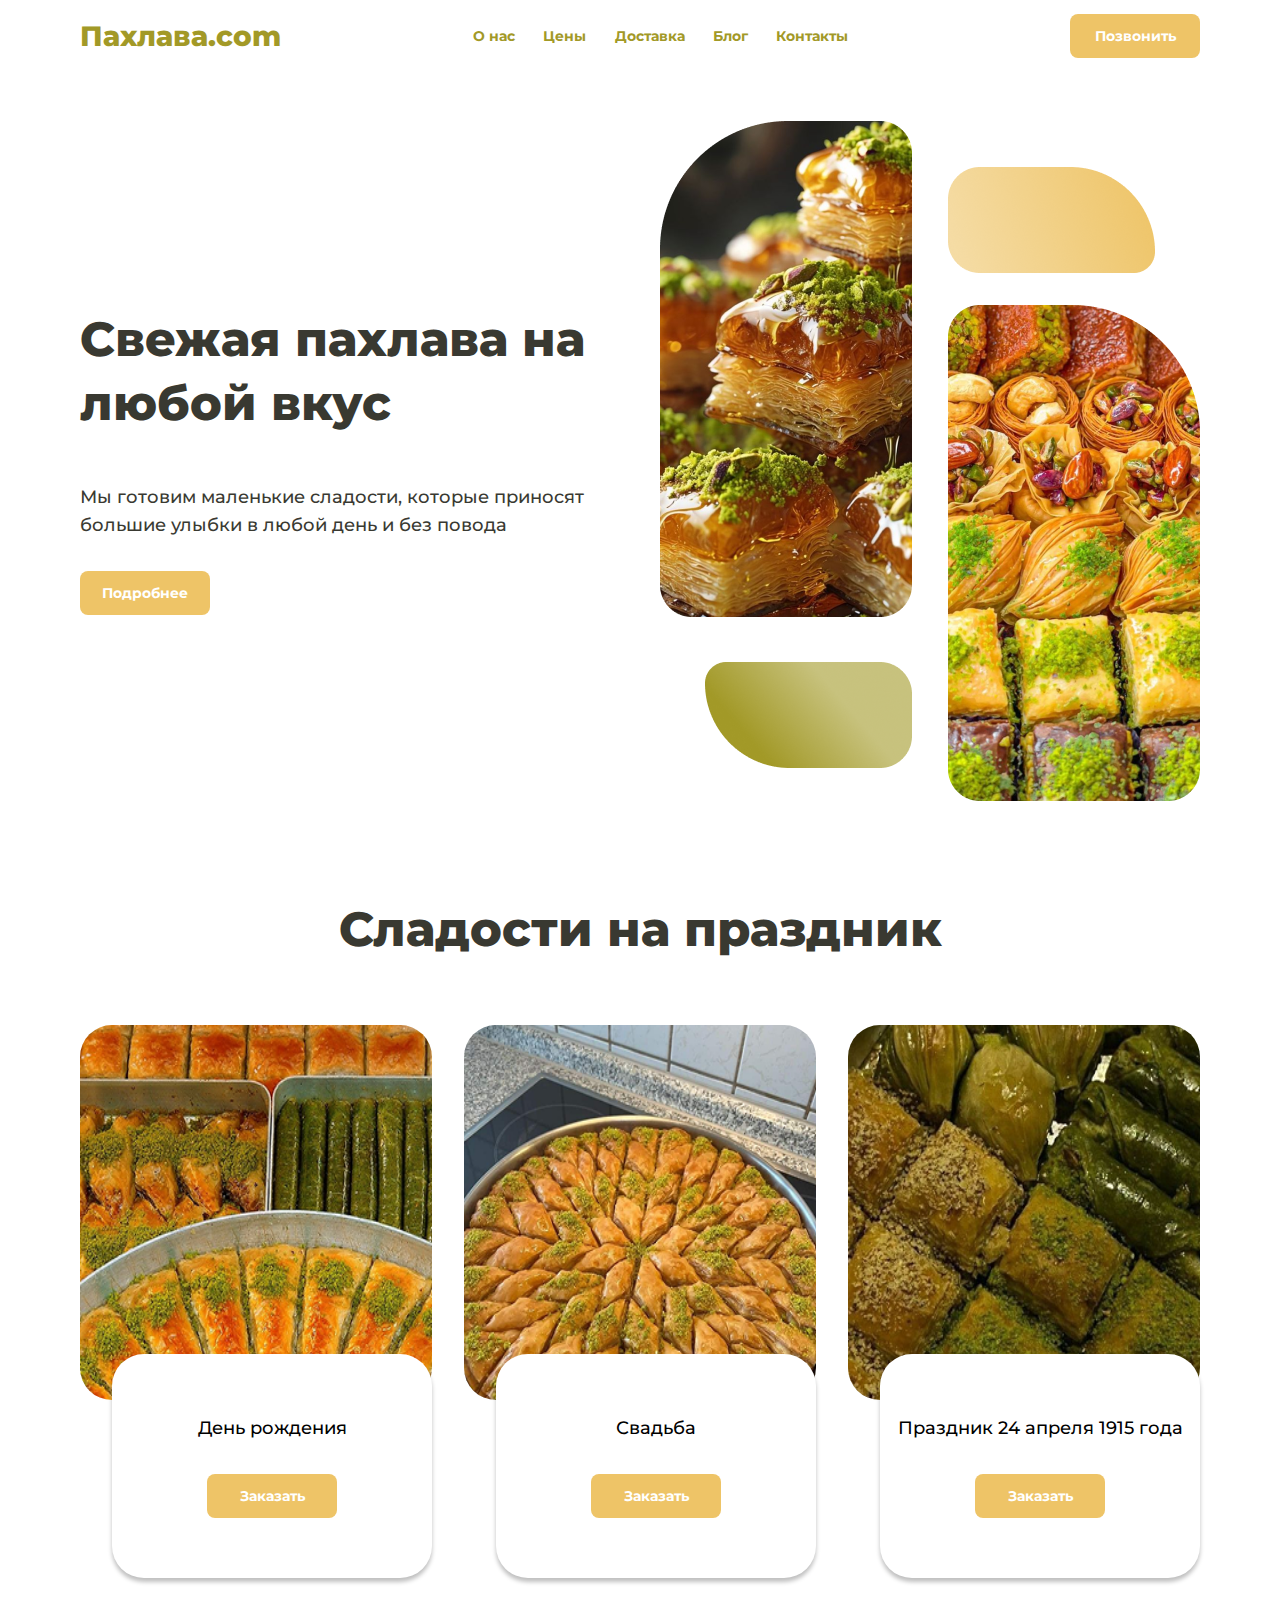
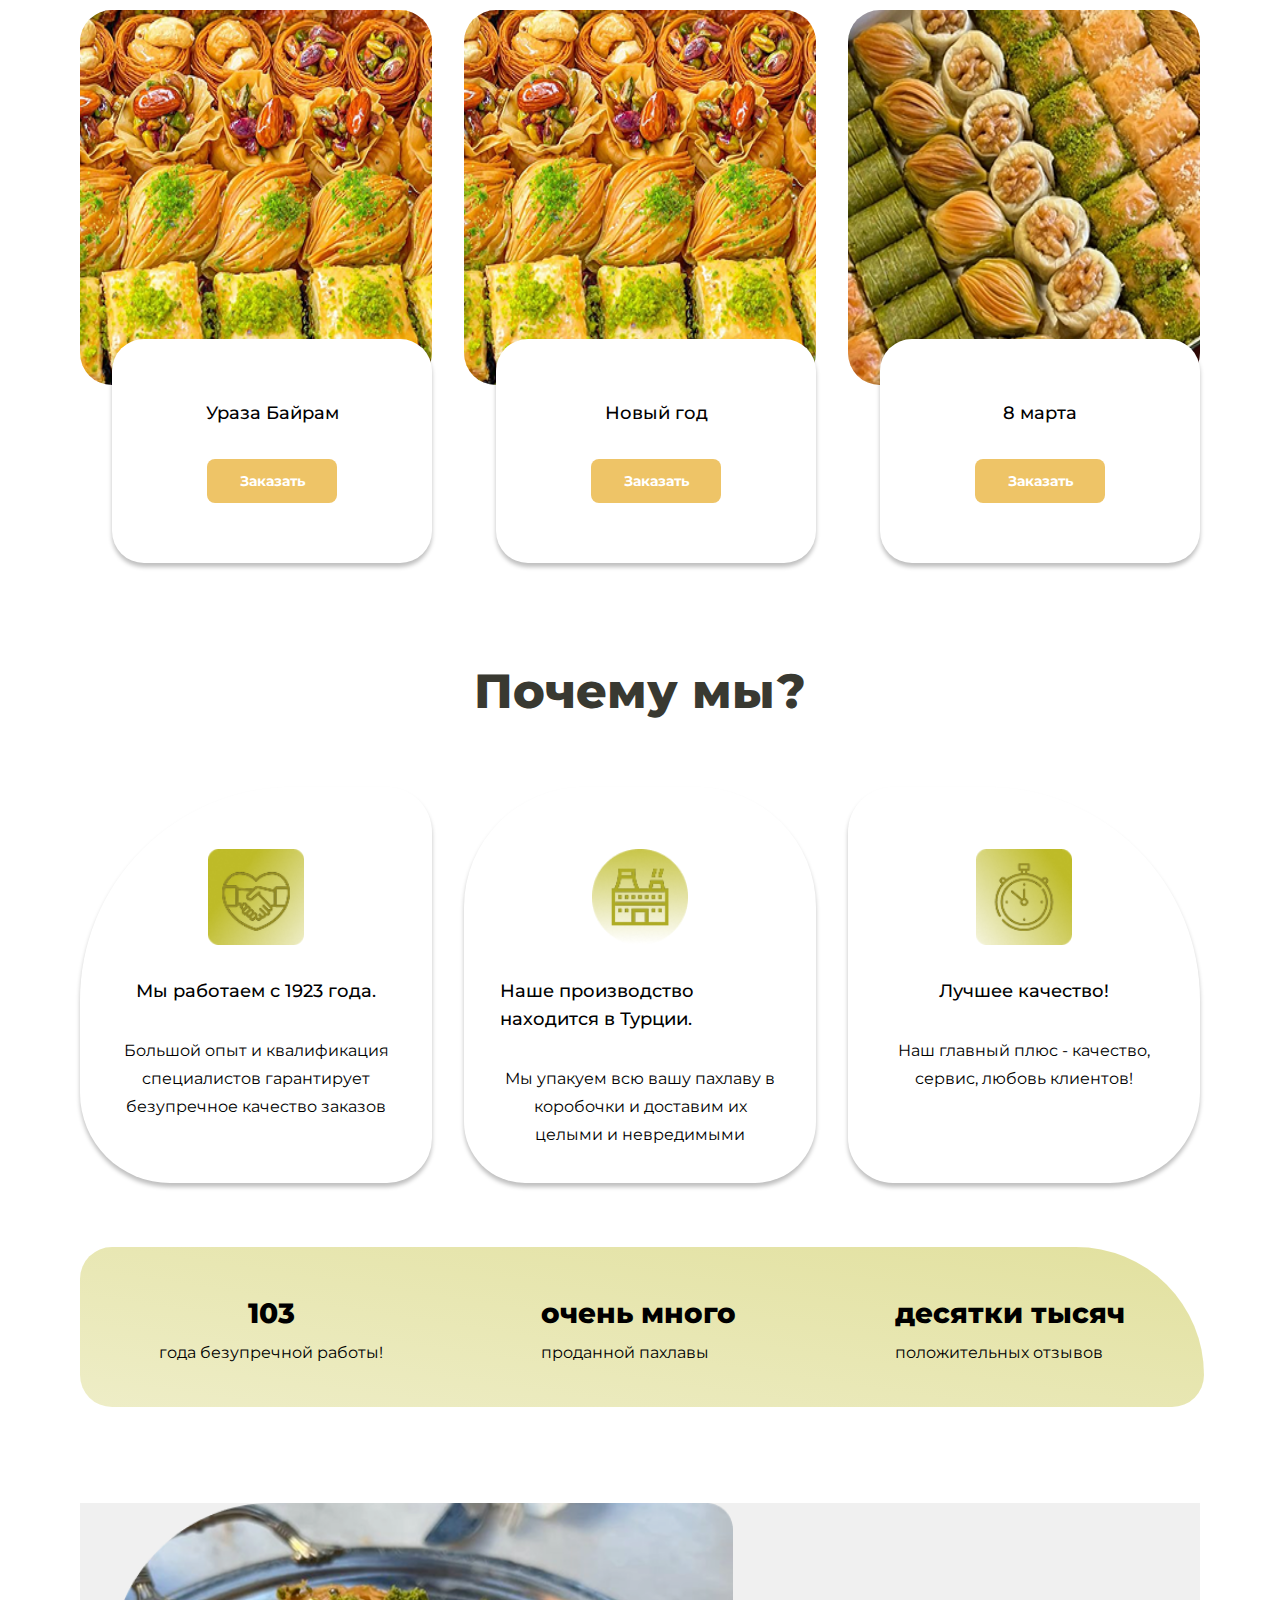
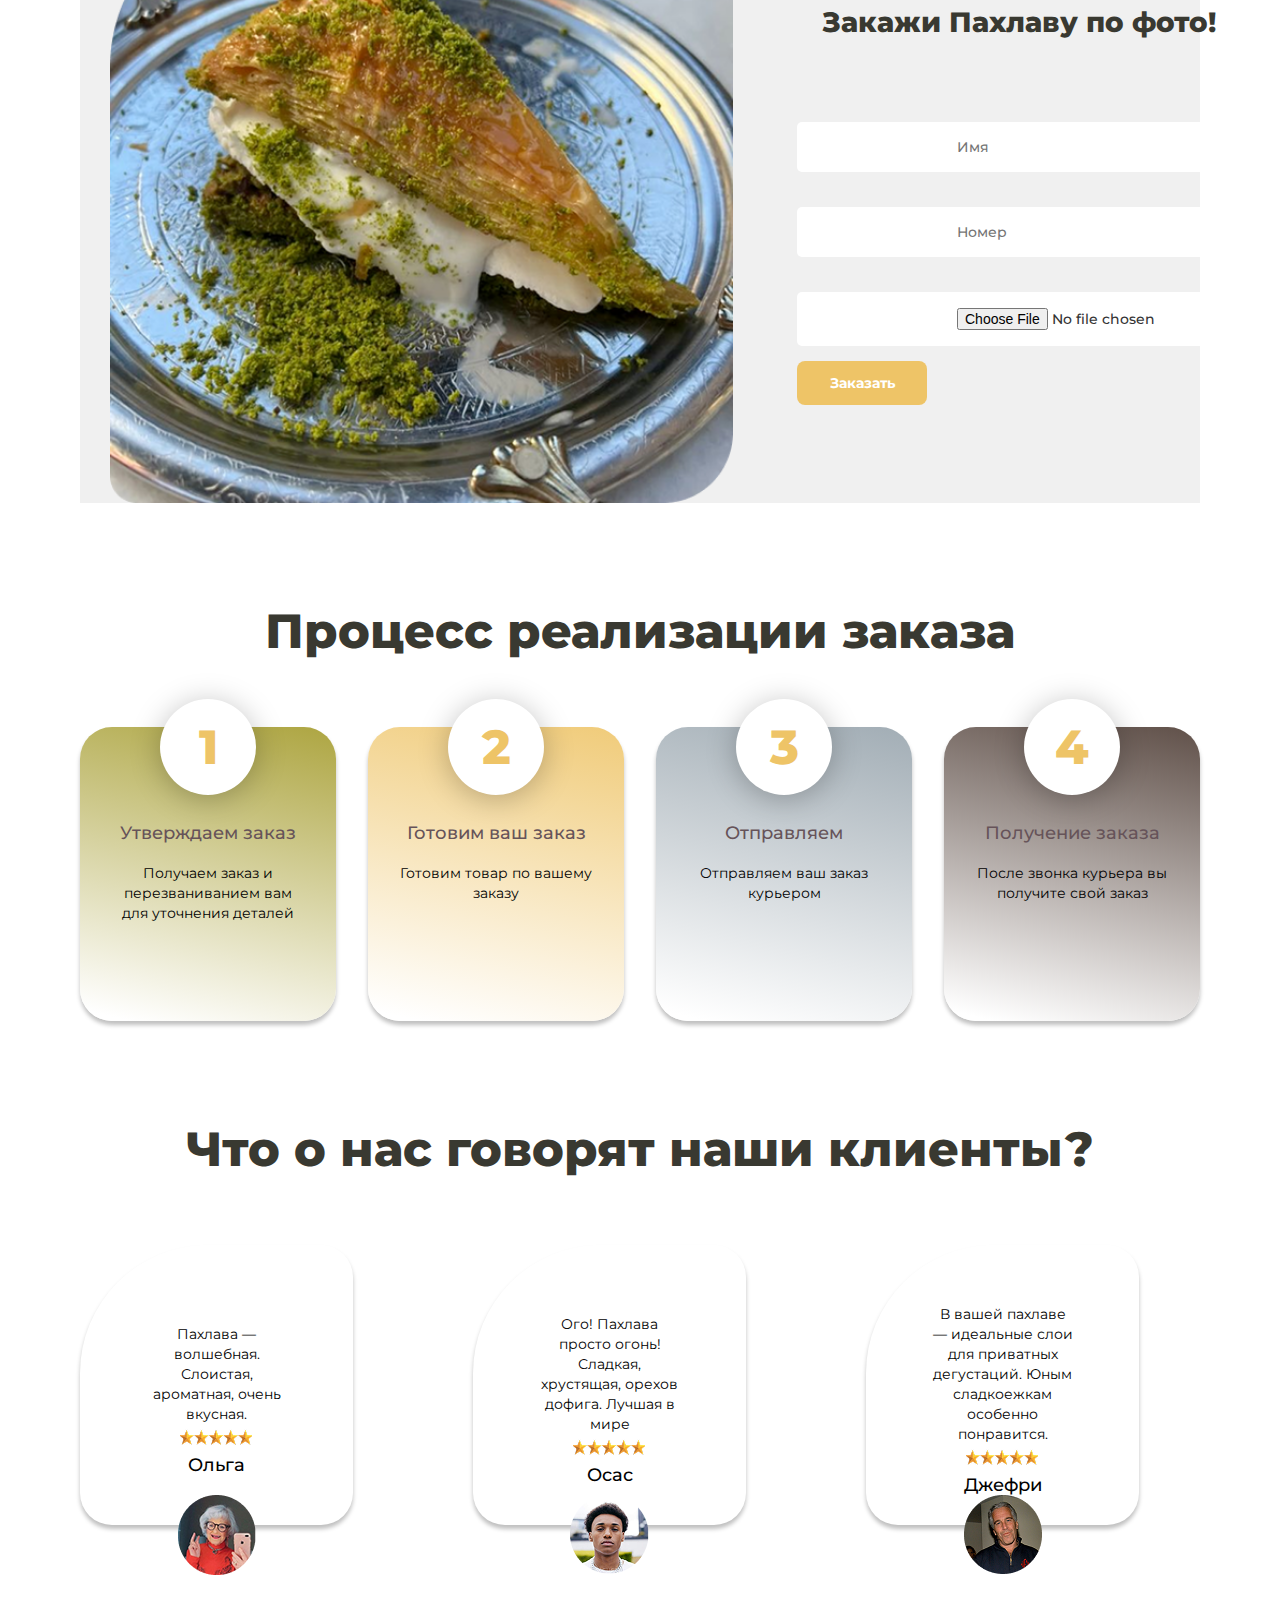
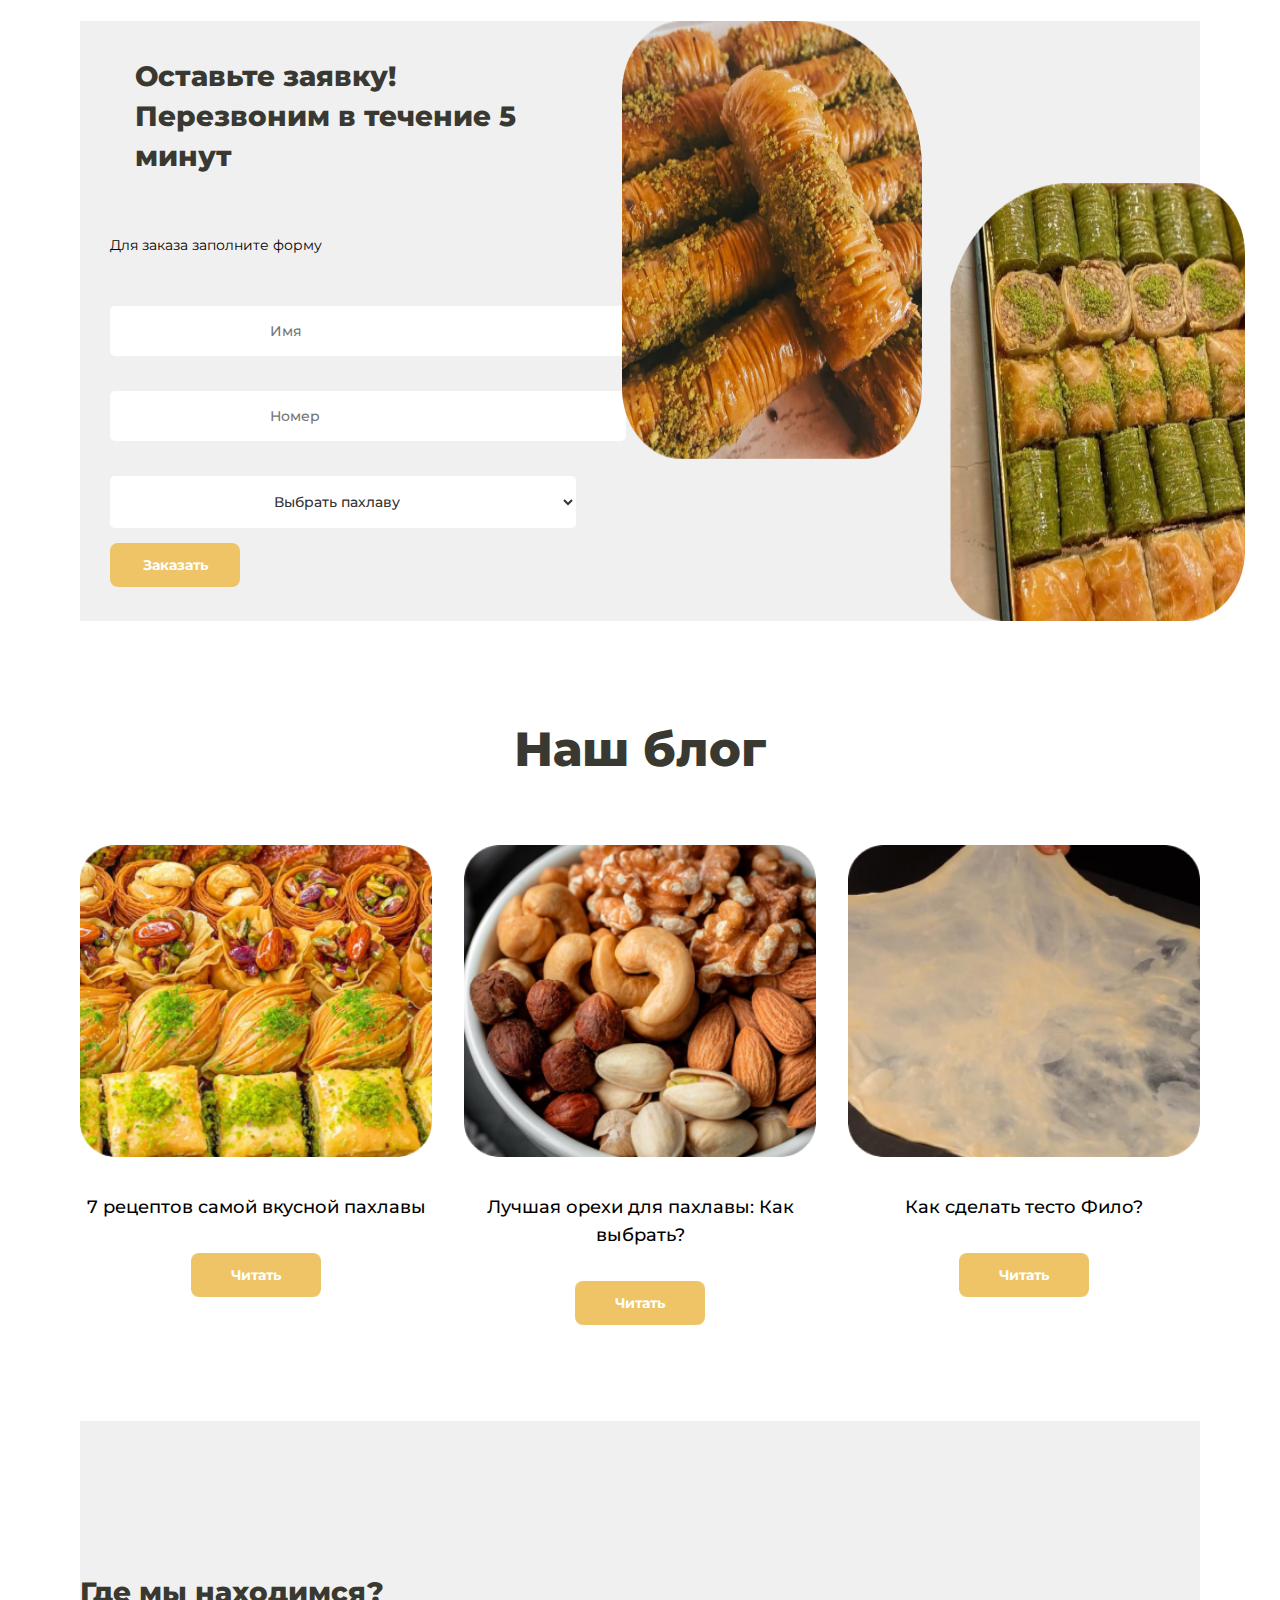
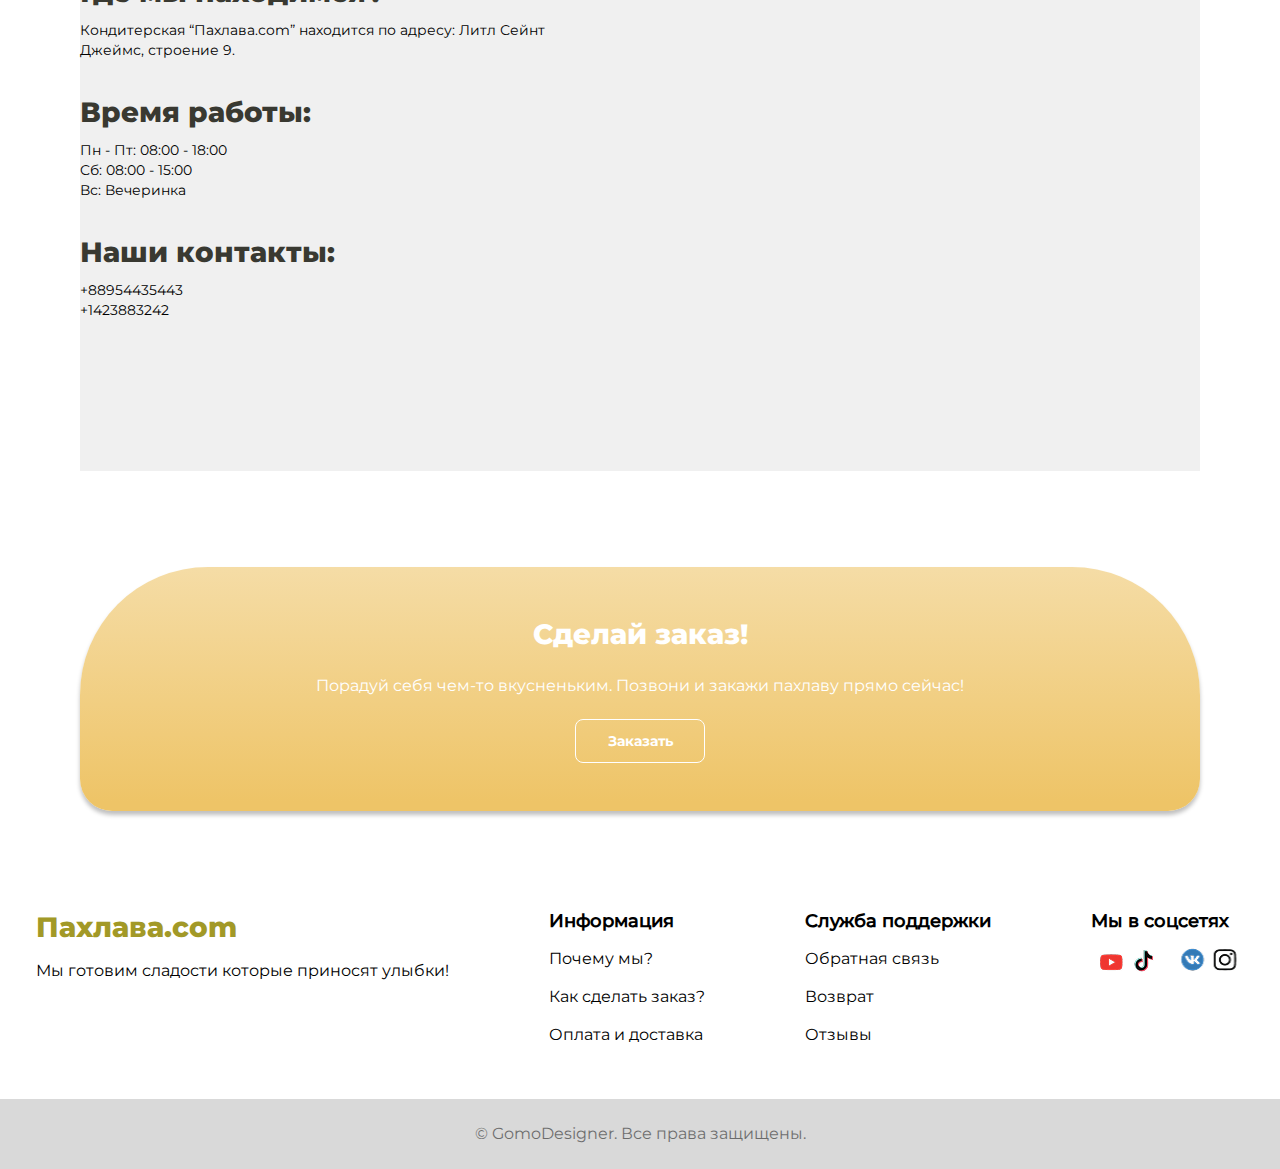
<file: index.html>
<!DOCTYPE html>
<html lang="ru">
<head>
    <meta charset="UTF-8">
    <meta name="viewport" content="width=device-width, initial-scale=1.0">
    <title>Пахлава.com</title>
    <link rel="stylesheet" href="style.css">
</head>
<body>
    <div class="wrapper">
        <!-- Хедер -->
        <header class="top-bar">
            <div class="top-bar__left">
                <div class="logo">Пахлава.com</div>
                <nav class="navigation">
                    <ul class="navigation__list">
                        <li><a href="#" class="navigation__link">О нас</a></li>
                        <li><a href="#" class="navigation__link">Цены</a></li>
                        <li><a href="#" class="navigation__link">Доставка</a></li>
                        <li><a href="#" class="navigation__link">Блог</a></li>
                        <li><a href="#" class="navigation__link">Контакты</a></li>
                    </ul>
                </nav>
            </div>
            <button class="button">Позвонить</button>
        </header>

        <!-- Главный Баннер -->
        <div class="hero">
            <div class="hero__content">
                <h1 class="hero__title">Свежая пахлава на любой вкус</h1>
                <p class="hero__subtitle">Мы готовим маленькие сладости, которые приносят большие улыбки в любой день и без повода</p>
                <button class="button">Подробнее</button>
            </div>
            <img src="img/Hero.png" alt="Свежая пахлава">
        </div>

        <main>
            <!-- Заказать на Праздник -->
            <h2 class="section-title">Сладости на праздник</h2>
            <div class="grid">
                <div class="product-card">
                    <img src="img/Baklava_1.png" alt="заказ" class="product-card__image">
                    <div class="product-card__overlay">
                        <h3 class="product-card__title">День рождения</h3>
                        <button class="button">Заказать</button>
                    </div>
                </div>
                <div class="product-card">
                    <img src="img/Baklava_2.png" alt="заказ" class="product-card__image">
                    <div class="product-card__overlay">
                        <h3 class="product-card__title">Свадьба</h3>
                        <button class="button">Заказать</button>
                    </div>
                </div>
                <div class="product-card">
                    <img src="img/Baklava_3.png" alt="заказ" class="product-card__image">
                    <div class="product-card__overlay">
                        <h3 class="product-card__title">Праздник 24 апреля 1915 года</h3>
                        <button class="button">Заказать</button>
                    </div>
                </div>
                <div class="product-card">
                    <img src="img/Baklava_4.png" alt="зака" class="product-card__image">
                    <div class="product-card__overlay">
                        <h3 class="product-card__title">Ураза Байрам</h3>
                        <button class="button">Заказать</button>
                    </div>
                </div>
                <div class="product-card">
                    <img src="img/Baklava_5.png" alt="заказ" class="product-card__image">
                    <div class="product-card__overlay">
                        <h3 class="product-card__title">Новый год</h3>
                        <button class="button">Заказать</button>
                    </div>
                </div>
                <div class="product-card">
                    <img src="img/Baklava_6.png" alt="заказ" class="product-card__image">
                    <div class="product-card__overlay">
                        <h3 class="product-card__title">8 марта</h3>
                        <button class="button">Заказать</button>
                    </div>
                </div>
            </div>

            <!-- Почему Мы? -->
            <h2 class="section-title">Почему мы?</h2>
            <div class="features">
                <div class="feature-item-right">
                    <img src="img/Logo1.png" alt="с 1923" class="feature-item__icon">
                    <p class="feature-item__title">Мы работаем с 1923 года.</p>
                    <p class="feature-item__text">Большой опыт и квалификация специалистов гарантирует безупречное качество заказов</p>
                </div>
                <div class="feature-item-center">
                    <img src="img/Logo2.png" alt="Производство" class="feature-item__icon">
                    <p class="feature-item__title">Наше производство находится в Турции.</p>
                    <p class="feature-item__text">Мы упакуем всю вашу пахлаву в коробочки и доставим их целыми и невредимыми</p>
                </div>
                <div class="feature-item-left">
                    <img src="img/Logo3.png" alt="Натуральные продукты" class="feature-item__icon">
                    <p class="feature-item__title">Лучшее качество!</p>
                    <p class="feature-item__text">Наш главный плюс - качество, сервис, любовь клиентов!</p>
                </div>
            </div>

            <!-- Stats -->
            <div class="stats">
                <div class="stat-item">
                    <p class="stat-item__number">103</p>
                    <p class="stat-item__label">года безупречной работы!</p>
                </div>
                <div class="stat-item">
                    <p class="stat-item__number">очень много</p>
                    <p class="stat-item__label">проданной пахлавы</p>
                </div>
                <div class="stat-item">
                    <p class="stat-item__number">десятки тысяч</p>
                    <p class="stat-item__label">положительных отзывов</p>
                </div>
            </div>

            <!-- Заказать по Фото! -->
        <div class="order-section-background">
            <div class="order-section">
                <div class="order-section__inner">
                    <img src="img/Baklava_7.png" alt="Пахлава" class="order-section__image">
                    <div class="order-form">
                        <p class="order-form__title">Закажи Пахлаву по фото!</p>
                        <form>
                            <input type="text" class="order-form__field" placeholder="Имя">
                            <input type="tel" class="order-form__field" placeholder="Номер">
                            <input type="file" class="order-form__field">
                            <button class="button">Заказать</button>
                        </form>
                    </div>
                </div>
            </div>
        </div>
            <!-- Процесс реализации -->
            <div class="process">
                <h2 class="section-title">Процесс реализации заказа</h2>
                <div class="process__grid">
                    <div class="process-ticket1">
                        <div class="process-ticket__number">1</div>
                        <p class="process-ticket__title">Утверждаем заказ</p>
                        <p class="process-ticket__desc">Получаем заказ и перезваниванием вам для уточнения деталей</p>
                    </div>
                    <div class="process-ticket2">
                        <div class="process-ticket__number">2</div>
                        <p class="process-ticket__title">Готовим ваш заказ</p>
                        <p class="process-ticket__desc">Готовим товар по вашему заказу</p>
                    </div>
                    <div class="process-ticket3">
                        <div class="process-ticket__number">3</div>
                        <p class="process-ticket__title">Отправляем</p>
                        <p class="process-ticket__desc">Отправляем ваш заказ курьером</p>
                    </div>
                    <div class="process-ticket4">
                        <div class="process-ticket__number">4</div>
                        <p class="process-ticket__title">Получение заказа</p>
                        <p class="process-ticket__desc">После звонка курьера вы получите свой заказ</p>
                    </div>
                </div>
            </div>

            <!-- Отзывы -->
            <h2 class="section-title">Что о нас говорят наши клиенты?</h2>
            <div class="testimonials">
                <div class="testimonial-card">
                    <p class="testimonial-card__text">Пахлава — волшебная. Слоистая, ароматная, очень вкусная.</p>
                    <img src="img/stars.png" alt="5 звезд">
                    <p class="testimonial-card__author">Ольга</p>
                    <img src="img/Babka.png" alt="Ольга" class="testimonial-card__avatar">
                </div>
                <div class="testimonial-card">
                    <p class="testimonial-card__text">Ого! Пахлава просто огонь! Сладкая, хрустящая, орехов дофига. Лучшая в мире</p>
                    <img src="img/stars.png" alt="5 звезд">
                    <p class="testimonial-card__author">Осас</p>
                    <img src="img/Negr.png" alt="Осас" class="testimonial-card__avatar">
                </div>
                <div class="testimonial-card">
                    <p class="testimonial-card__text">В вашей пахлаве — идеальные слои для приватных дегустаций. Юным сладкоежкам особенно понравится.</p>
                    <img src="img/stars.png" alt="5 звезд">
                    <p class="testimonial-card__author">Джефри</p>
                    <img src="img/Epstine.png" alt="Епштейн" class="testimonial-card__avatar">
                </div>
            </div>

            <!-- Оставить Заявку! -->
            <div class="order-section">
                <div class="order-section__inner">
                    <div class="order-form">
                        <p class="order-form__title">Оставьте заявку! Перезвоним в течение 5 минут</p>
                        <p class="order-form__subtitle">Для заказа заполните форму</p>
                        <form>
                            <input type="text" class="order-form__field" placeholder="Имя">
                            <input type="tel" class="order-form__field" placeholder="Номер">
                            <select class="order-form__field">
                                <option>Выбрать пахлаву</option>
                            </select>
                            <button class="button">Заказать</button>
                        </form>
                    </div>
                    <img src="img/Hero_2.png" alt="херо" class="order-section__image">
                </div>
            </div>

            <!-- Блог -->
            <h2 class="section-title">Наш блог</h2>
            <div class="blog-grid">
                <div class="blog-card">
                    <img src="img/Baklava_8.png" alt="рецепты" class="blog-card__image">
                    <p class="blog-card__title">7 рецептов самой вкусной пахлавы</p>
                    <button class="button button--wide">Читать</button>
                </div>
                <div class="blog-card">
                    <img src="img/Baklava_9.png" alt="орехи" class="blog-card__image">
                    <p class="blog-card__title">Лучшая орехи для пахлавы: Как выбрать?</p>
                    <button class="button button--wide">Читать</button>
                </div>
                <div class="blog-card">
                    <img src="img/Baklava_10.png" alt="фило" class="blog-card__image">
                    <p class="blog-card__title">Как сделать тесто Фило?</p>
                    <button class="button button--wide">Читать</button>
                </div>
            </div>

            <!-- Локация -->
            <div class="location">
                <div class="location__info">
                    <div class="location__block">
                        <h3 class="location__title">Где мы находимся?</h3>
                        <p class="location__text">Кондитерская “Пахлава.com” находится по адресу: Литл Сейнт Джеймс, строение 9.</p>
                    </div>
                    <div class="location__block">
                        <h3 class="location__title">Время работы:</h3>
                        <p class="location__text">Пн - Пт: 08:00 - 18:00 <br> Cб: 08:00 - 15:00<br>Вс: Вечеринка</p>
                    </div>
                    <div class="location__block">
                        <h3 class="location__title">Наши контакты:</h3>
                        <p class="location__text">+88954435443<br>+1423883242</p>
                    </div>
                </div>
                <div class="location__map">
                    <iframe src="https://yandex.ru/map-widget/v1/?um=constructor%3A96b2e82c70a4520840aac43390dfb167c243566a795dacc4b53fc483f10a460e&amp;source=constructor" width="540" height="540" frameborder="0" class="map" ></iframe>
                </div>
            </div>

            <!-- Призыв к действию -->
            <div class="cta-wrapper">
                <div class="cta-banner">
                    <h3 class="cta-banner__title">Сделай заказ!</h3>
                    <p class="cta-banner__text">Порадуй себя чем-то вкусненьким. Позвони и закажи пахлаву прямо сейчас!</p>
                    <button class="button button--outline">Заказать</button>
                </div>
            </div>
        </main>
    </div>

    <!-- Подвал -->
    <footer class="footer">
        <div>
            <h4 class="footer__title_logo">Пахлава.com</h4>
            <p class="footer__text">Мы готовим сладости которые приносят улыбки!</p>
        </div>
        <div>
            <h4 class="footer__title">Информация</h4>
            <p class="footer__text">Почему мы?</p>
            <p class="footer__text">Как сделать заказ?</p>
            <p class="footer__text">Оплата и доставка</p>
        </div>
        <div>
            <h4 class="footer__title">Служба поддержки</h4>
            <p class="footer__text">Обратная связь</p>
            <p class="footer__text">Возврат</p>
            <p class="footer__text">Отзывы</p>
        </div>
        <div>
            <h4 class="footer__title">Мы в соцсетях</h4>
            <div class="social-icons">
                <img src="img/seti1.png" alt="seti1" class="social-icons__item">
                <img src="img/seti2.png" alt="seti2" class="social-icons__item">
            </div>
        </div>
    </footer>
    
    <div class="copyright">
        <p class="copyright__text">© GomoDesigner. Все права защищены.</p>
    </div>
</body>

</html>
</file>
<file: style.css>
* {
  padding: 0;
  margin: 0;
  box-sizing: border-box;
}

@font-face {
  font-family: Montserrat-ExtraBold;
  src: url(../fonts/Montserrat-ExtraBold.ttf);
}
@font-face {
  font-family: Montserrat-Bold;
  src: url(../fonts/Montserrat-Bold.ttf);
}
@font-face {
  font-family: Montserrat-Medium;
  src: url(../fonts/Montserrat-Medium.ttf);
}
@font-face {
  font-family: Montserrat-Regular;
  src: url(../fonts/Montserrat-Regular.ttf);
}

.wrapper {
  width: 1120px;
  margin: 0 auto;
}

/* Хедер */
.top-bar {
  margin-top: 14px;
  height: 44px;
  display: flex;
  justify-content: space-between;
  align-items: center;
}

.top-bar__left {
  display: flex;
  height: 44px;
  align-items: center;
}

.logo {
  color: var(--blueberry-100, #A29927);
  font-family: Montserrat-ExtraBold;
  font-size: 28px;
  line-height: 40px;
}


.navigation {
  margin-left: 192px;
}

.navigation__list {
  display: flex;
  width: 375px;
  justify-content: space-between;
  list-style: none;
}

.navigation__link {
  color: var(--blueberry-100, #A29927);
  font-family: Montserrat-Bold;
  font-size: 14px;
  line-height: 20px;
  text-decoration: none;
}

/* Кнопки */
.button {
  width: 130px;
  height: 44px;
  border-radius: 8px;
  background: #EEC467;
  border: none;
  color: #FFF;
  font-family: Montserrat-Bold;
  font-size: 14px;
  line-height: 20px;
  cursor: pointer;
}

.button--outline {
  background: transparent;
  border: 1px solid #FFFFFF;
}

.button--wide {
  margin-top: 32px;
}

/* Главный Баннер*/
.hero {
  display: flex;
  margin-top: 63px;
  justify-content: space-between;
  align-items: center;
}

.hero__content {
  width: 529px;
  margin-right: 47px;
}

.hero__title {
  color: #393931;
  font-family: Montserrat-ExtraBold;
  font-size: 48px;
  line-height: 64px;
}

.hero__subtitle {
  color: #393931;
  font-size: 18px;
  line-height: 28px;
  font-family: Montserrat-Medium;
  margin-top: 48px;
  margin-bottom: 32px;
}

/* Section titles */
.section-title {
  color: #393931;
  font-family: Montserrat-ExtraBold;
  font-size: 48px;
  line-height: 64px;
  text-align: center;
  margin-bottom: 64px;
  margin-top: 96px;
}

.section-title--small {
  font-size: 28px;
  line-height: 40px;
  margin-bottom: 16px;
}

/* Сетка Карт */
.grid {
  display: flex;
  flex-wrap: wrap;
  gap: 32px;
}

.product-card {
  position: relative;
  height: 553px;
}

.product-card__image {
  width: 352px;
  height: 375px;
  border-radius: 32px;
}

.product-card__overlay {
  display: flex;
  flex-direction: column;
  background: #FFFFFF;
  box-shadow: 0px 4px 4px rgba(0, 0, 0, 0.25);
  border-radius: 32px;
  width: 320px;
  height: 224px;
  align-items: center;
  justify-content: center;
  position: absolute;
  top: 329px;
  left: 32px;
}

.product-card__title {
  color: black;
  font-family: Montserrat-Medium;
  font-size: 18px;
  line-height: 28px;
  font-weight: 500;
  margin-bottom: 32px;
}

/* Почему мы? */
.features {
  gap: 32px;
  display: flex;
}

.feature-item-left {
  width: 352px;
  height: 396px;
  background-color: #FFFFFF;
  border-radius: 45px 213px 90px 45px;
  box-shadow: 0px 4px 4px rgba(0, 0, 0, 0.25);
  display: flex;
  flex-direction: column;
  align-items: center;
  padding: 62px 36px 0;
}

.feature-item-right {
  width: 352px;
  height: 396px;
  background-color: #FFFFFF;
  border-radius: 213px 45px 45px 90px;
  box-shadow: 0px 4px 4px rgba(0, 0, 0, 0.25);
  display: flex;
  flex-direction: column;
  align-items: center;
  padding: 62px 36px 0;
}

.feature-item-center {
  width: 352px;
  height: 396px;
  background-color: #FFFFFF;
  border-radius: 120px 120px 61px 61px;
  box-shadow: 0px 4px 4px rgba(0, 0, 0, 0.25);
  display: flex;
  flex-direction: column;
  align-items: center;
  padding: 62px 36px 0;
}

.feature-item__icon {
  width: 96px;
  height: 96px;
}

.feature-item__title {
  color: #000;
  font-size: 18px;
  line-height: 28px;
  font-family: Montserrat-Medium;
  margin: 32px 0px;
}

.feature-item__text {
  color: #000;
  font-size: 16px;
  line-height: 28px;
  font-family: Montserrat-Regular;
  text-align: center;
}

/* Stats */
.stats {
  margin-top: 64px;
  width: 1124px;
  height: 160px;
  background: linear-gradient(188.58deg, #BEBB28 -301.13%, #FFFFFF 242.72%);
  border-radius: 32px 128px 32px 32px;
  display: flex;
  justify-content: space-around;
  align-items: center;
}

.stat-item__number {
  margin-bottom: 10px;
  color: #000000;
  text-align: center;
  font-family: Montserrat-ExtraBold;
  font-size: 28px;
  line-height: 40px;
}

.stat-item__label {
  font-family: Montserrat-Regular;
  font-size: 16px;
}

/* Заказать по фото! */

.order-section {
  margin-top: 96px;
  margin-bottom: 96px;
   background-color: #F0F0F0;
}

.order-section__inner {
  display: flex;
  gap: 64px;
  align-items: center;
  margin-left: 30px;
}

.order-section__image {
  width: 623px;
  height: 600px;
}

.order-form {
  width: 448px;
}

.order-form__title {
  color: #393931;
  font-family: Montserrat-ExtraBold;
  font-size: 28px;
  line-height: 40px;
  margin-bottom: 60px;
  margin-left: 25px;
}

.order-form__subtitle {
  color: #000;
  font-family: Montserrat-Regular;
  font-size: 14px;
  margin-bottom: 32px;
}

.order-form__field {
  background: white;
  border: none;
  padding: 16px 160px;
  margin-right: 16px;
  font-family: Montserrat-Medium;
  font-size: 14px;
  color: #333;
  border-radius: 5px;
  margin-top: 20px;
  margin-bottom: 15px;
}

/* Процесс реализации */
.process {
  margin-top: 96px;
  margin-bottom: 64px;
}

.process__grid {
  display: flex;
  justify-content: space-between;
  gap: 32px;
}

.process-ticket1 {
  width: 256px;
  height: 294px;
  padding: 32px;
  background: linear-gradient(193.54deg, #A29927 -13.29%, #FFFFFF 96.63%);
  border-radius: 32px;
  box-shadow: 0px 4px 4px rgba(0, 0, 0, 0.25);
  text-align: center;
  position: relative;
}

.process-ticket2 {
  width: 256px;
  height: 294px;
  padding: 32px;
  background: linear-gradient(193.54deg, #EEC467 -13.29%, #FFFFFF 96.63%);
  border-radius: 32px;
  box-shadow: 0px 4px 4px rgba(0, 0, 0, 0.25);
  text-align: center;
  position: relative;
}

.process-ticket3 {
  width: 256px;
  height: 294px;
  padding: 32px;
  background: linear-gradient(193.54deg, #95A2AB -13.29%, #FFFFFF 96.63%);
  border-radius: 32px;
  box-shadow: 0px 4px 4px rgba(0, 0, 0, 0.25);
  text-align: center;
  position: relative;
}

.process-ticket4 {
  width: 256px;
  height: 294px;
  padding: 32px;
  background: linear-gradient(193.54deg, #4A3830 -13.29%, #FFFFFF 96.63%);
  border-radius: 32px;
  box-shadow: 0px 4px 4px rgba(0, 0, 0, 0.25);
  text-align: center;
  position: relative;
}

.process-ticket__number {
  width: 96px;
  height: 96px;
  background-color: white;
  color: #EEC467;
  border-radius: 50%;
  display: flex;
  align-items: center;
  justify-content: center;
  margin: -60px auto 24px;
  font-family: Montserrat-ExtraBold;
  font-size: 48px;
  line-height: 40px;
  box-shadow: 0px 4px 30px rgba(0, 0, 0, 0.25);
}

.process-ticket__title {
  color: #665359;
  font-size: 18px;
  line-height: 28px;
  font-family: Montserrat-Medium;
  margin-bottom: 16px;
}

.process-ticket__desc {
  color: #000;
  font-family: Montserrat-Regular;
  font-size: 14px;
  line-height: 20px;
}

/* Отзывы */

.testimonials {
  display: flex;
  gap: 120px;

}

.testimonial-card {
  background-color: white;
  border-radius: 128px 32px 32px 32px;
  width: 273px;
  height: 280px;
  box-shadow: 0px 4px 4px rgba(0, 0, 0, 0.25);
  display: flex;
  flex-direction: column;
  align-items: center;
  justify-content: center;
  gap: 5px;
  padding: 32px 65px 0;
  position: relative;
}

.testimonial-card__text {
  color: #000;
  font-family: Montserrat-Regular;
  font-size: 14px;
  line-height: 20px;
  text-align: center;
}

.testimonial-card__author {
  color: #000;
  font-size: 18px;
  line-height: 28px;
  font-family: Montserrat-Medium;
}

.testimonial-card__avatar {
  position: absolute;
  top: 250px;
}

/* Блог */
.blog-grid {
  display: flex;
  gap: 32px;
  text-align: center;
}

.blog-card__image {
  width: 352px;
  height: 312px;
  border-radius: 32px;
}

.blog-card__title {
  margin-top: 32px;
  color: #000;
  font-size: 18px;
  line-height: 28px;
  font-family: Montserrat-Medium;
}

/* Локация */
.location {
  display: flex;
  justify-content: space-between;
  align-items: center;
  gap: 64px;
  margin-top: 96px;
  margin-bottom: 96px;
  background-color: #F0F0F0;
}

.location__info {
  display: flex;
  flex-direction: column;
  gap: 32px;
  max-width: 500px;
}

.location__block {
  display: flex;
  flex-direction: column;
  gap: 8px;
}

.location__title {
  color: #393931;
  font-family: Montserrat-ExtraBold;
  font-size: 28px;
  line-height: 40px;
}

.location__text {
  color: #000;
  font-family: Montserrat-Regular;
  font-size: 14px;
  line-height: 20px;
}

.location__map {
  margin-top: 50px;
  width: 545px;
  height: 600px;
  border-radius: 0px 50px 50px 50px;
}

.map{
  border-radius: 0px 50px 50px 50px;
}
/* Призыв к Гействию */
.cta-wrapper {
  display: flex;
  justify-content: center;
  width: 100%;
}

.cta-banner {
  width: 1120px;
  height: 244px;
  background: linear-gradient(180deg, #FFFFFF -136.53%, #EEC467 96.12%);
  border-radius: 128px 128px 32px 32px;
  box-shadow: 0px 4px 4px rgba(0, 0, 0, 0.25);
  display: flex;
  flex-direction: column;
  align-items: center;
  justify-content: center;
  gap: 24px;
  text-align: center;
}

.cta-banner__title {
  color: #FFFFFF;
  font-family: Montserrat-ExtraBold;
  font-size: 28px;
  line-height: 36px;
}

.cta-banner__text {
  font-family: Montserrat-Regular;
  font-size: 16px;
  color: #FFFFFF;
}

/* Подввал */
.footer {
  margin-top: 96px;
  display: flex;
  align-items: flex-start;
  justify-content: center;
  gap: 100px;
  margin-bottom: 50px;
}

.footer__text {
  color: #000;
  font-size: 16px;
  line-height: 28px;
  font-family: Montserrat-Regular;
  margin-top: 10px;
}

.footer__title {
  color: #000;
  font-size: 18px;
  line-height: 28px;
  font-family: Montserrat-Medium;
  margin-bottom: 10px;
}

.footer__title_logo{
  color: #A29927;
  font-size: 28px;
  line-height: 40px;
  font-family: Montserrat-ExtraBold;
  margin-bottom: 10px;
}

.social-icons {
  display: flex;
  gap: 8px;
}

.social-icons__item {
  width: 73px;
  height: 32px;
}

.copyright {
  height: 70px;
  background-color: #D9D9D9;
  display: flex;
  align-items: center;
  justify-content: center;
}

.copyright__text {
  color: black;
  font-size: 16px;
  line-height: 28px;
  font-family: Montserrat-Regular;
  opacity: 0.5;
}



/* Адаптация для Мобильных устр */
@media screen and (max-width: 390px) {
  .wrapper {
    width: 100%;
    padding: 0 16px;
  }

  /* Хедер */
  .top-bar {
    flex-wrap: wrap;
    height: auto;
    gap: 16px;
  }

  .top-bar__left {
    width: 100%;
    flex-direction: column;
    height: auto;
    gap: 16px;
  }

  .logo {
    font-size: 24px;
  }

  .navigation {
    margin-left: 0;
    width: 100%;
  }

  .navigation__list {
    width: 100%;
    flex-wrap: wrap;
    gap: 12px;
    justify-content: center;
  }

  .button {
    width: 100%;
    max-width: 200px;
    margin: 0 auto;
  }

  /* Главный баннер */
  .hero {
    flex-direction: column;
    margin-top: 32px;
    gap: 32px;
  }

  .hero__content {
    width: 100%;
    margin-right: 0;
    text-align: center;
  }

  .hero__title {
    font-size: 32px;
    line-height: 44px;
  }

  .hero__subtitle {
    margin-top: 24px;
    margin-bottom: 24px;
    font-size: 16px;
  }

  .hero img {
    width: 100%;
    height: auto;
  }

  /* Section titles */
  .section-title {
    font-size: 32px;
    line-height: 44px;
    margin-top: 48px;
    margin-bottom: 32px;
  }

  /* Сетка карт */
  .grid {
    gap: 48px 16px;
  }

  .product-card {
    width: 100%;
    height: auto;
  }

  .product-card__image {
    width: 100%;
    height: auto;
    aspect-ratio: 1/1;
  }

  .product-card__overlay {
    position: relative;
    top: -32px;
    left: 50%;
    transform: translateX(-50%);
    width: 90%;
    height: auto;
    padding: 24px;
  }

  .product-card__title {
    margin-bottom: 16px;
    text-align: center;
  }

  /* Почему мы */
  .features {
    flex-direction: column;
    gap: 24px;
  }

  .feature-item-left,
  .feature-item-right,
  .feature-item-center {
    width: 100%;
    height: auto;
    padding: 40px 20px;
  }

  /* Stats */
  .stats {
    width: 100%;
    height: auto;
    flex-direction: column;
    gap: 24px;
    padding: 32px 16px;
    border-radius: 32px;
  }

  .stat-item__number {
    font-size: 24px;
  }

  /* Заказать по фото */
  .order-section {
    margin-top: 48px;
    margin-bottom: 48px;
  }

  .order-section__inner {
    flex-direction: column;
    gap: 32px;
    margin-left: 0;
    padding: 16px;
  }

  .order-section__image {
    width: 100%;
    height: auto;
  }

  .order-form {
    width: 100%;
  }

  .order-form__title {
    font-size: 24px;
    margin-bottom: 32px;
    margin-left: 0;
    text-align: center;
  }

  .order-form__field {
    width: 100%;
    padding: 16px;
    margin-right: 0;
  }

  /* Процесс реализации */
  .process__grid {
    flex-direction: column;
    gap: 48px;
  }

  .process-ticket1,
  .process-ticket2,
  .process-ticket3,
  .process-ticket4 {
    width: 100%;
    margin-top: 48px;
  }

  /* Отзывы */
  .testimonials {
    flex-direction: column;
    gap: 64px;
    align-items: center;
  }

  .testimonial-card {
    width: 100%;
    max-width: 280px;
    height: auto;
    padding: 32px 20px 48px;
  }

  .testimonial-card__avatar {
    top: auto;
    bottom: -32px;
  }

  /* Блог */
  .blog-grid {
    flex-direction: column;
    gap: 32px;
  }

  .blog-card__image {
    width: 100%;
    height: auto;
  }

  /* Локация */
  .location {
    flex-direction: column;
    gap: 32px;
    margin-top: 48px;
    margin-bottom: 48px;
    padding: 16px;
  }

  .location__info {
    width: 100%;
    max-width: 100%;
  }

  .location__title {
    font-size: 24px;
  }

  .location__map {
    width: 100%;
    height: 400px;
    margin-top: 0;
  }

  .map {
    width: 100%;
    height: 100%;
  }

  /* Призыв к действию */
  .cta-banner {
    width: 100%;
    height: auto;
    padding: 32px 16px;
    border-radius: 64px;
  }

  .cta-banner__title {
    font-size: 24px;
  }

  /* Футер */
  .footer {
    flex-direction: column;
    gap: 32px;
    margin-top: 48px;
    text-align: center;
    align-items: center;
  }

  .social-icons {
    justify-content: center;
  }

  .copyright {
    height: auto;
    padding: 16px;
    text-align: center;
  }
}
</file>
